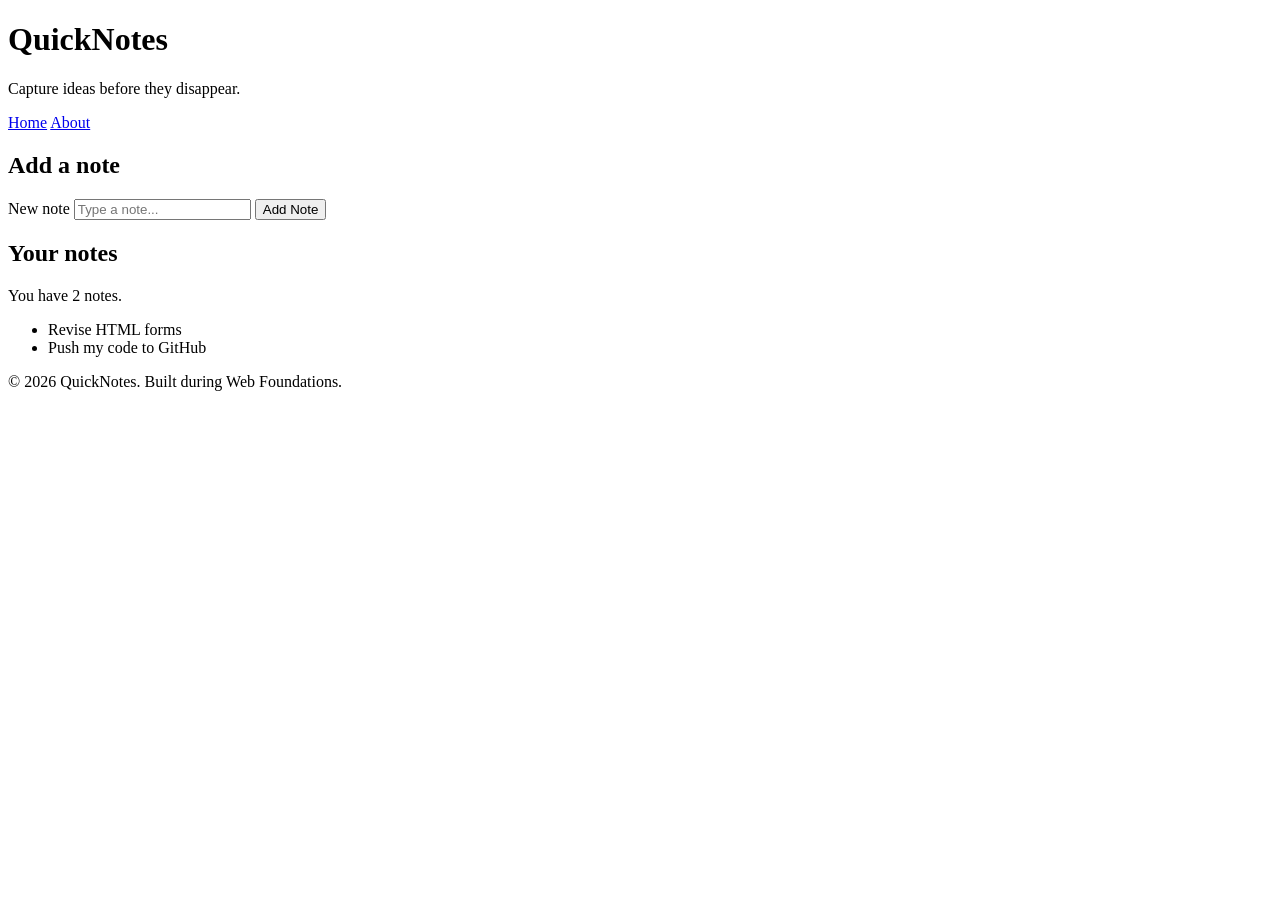
<file: day1/index.html>
<!DOCTYPE html>
<html lang="en">
  <head>
    <meta charset="UTF-8" />
    <meta name="viewport" content="width=device-width, initial-scale=1.0" />
    <title>QuickNotes - Home</title>
  </head>
  <body>
    <header>
      <h1>QuickNotes</h1>
      <p>Capture ideas before they disappear.</p>
      <nav>
        <a href="index.html">Home</a>
        <a href="about.html">About</a>
      </nav>
    </header>

    <main>
      <section>
        <h2>Add a note</h2>
        <form id="note-form">
          <label for="note-input">New note</label>
          <input type="text" id="note-input" placeholder="Type a note..." required />
          <button type="submit">Add Note</button>
        </form>
      </section>

      <section>
        <h2>Your notes</h2>
        <p id="note-count">You have 2 notes.</p>
        <ul id="notes-list">
          <li>Revise HTML forms</li>
          <li>Push my code to GitHub</li>
        </ul>
      </section>
    </main>

    <footer>
      <p>&copy; 2026 QuickNotes. Built during Web Foundations.</p>
    </footer>
  </body>
</html>
</file>
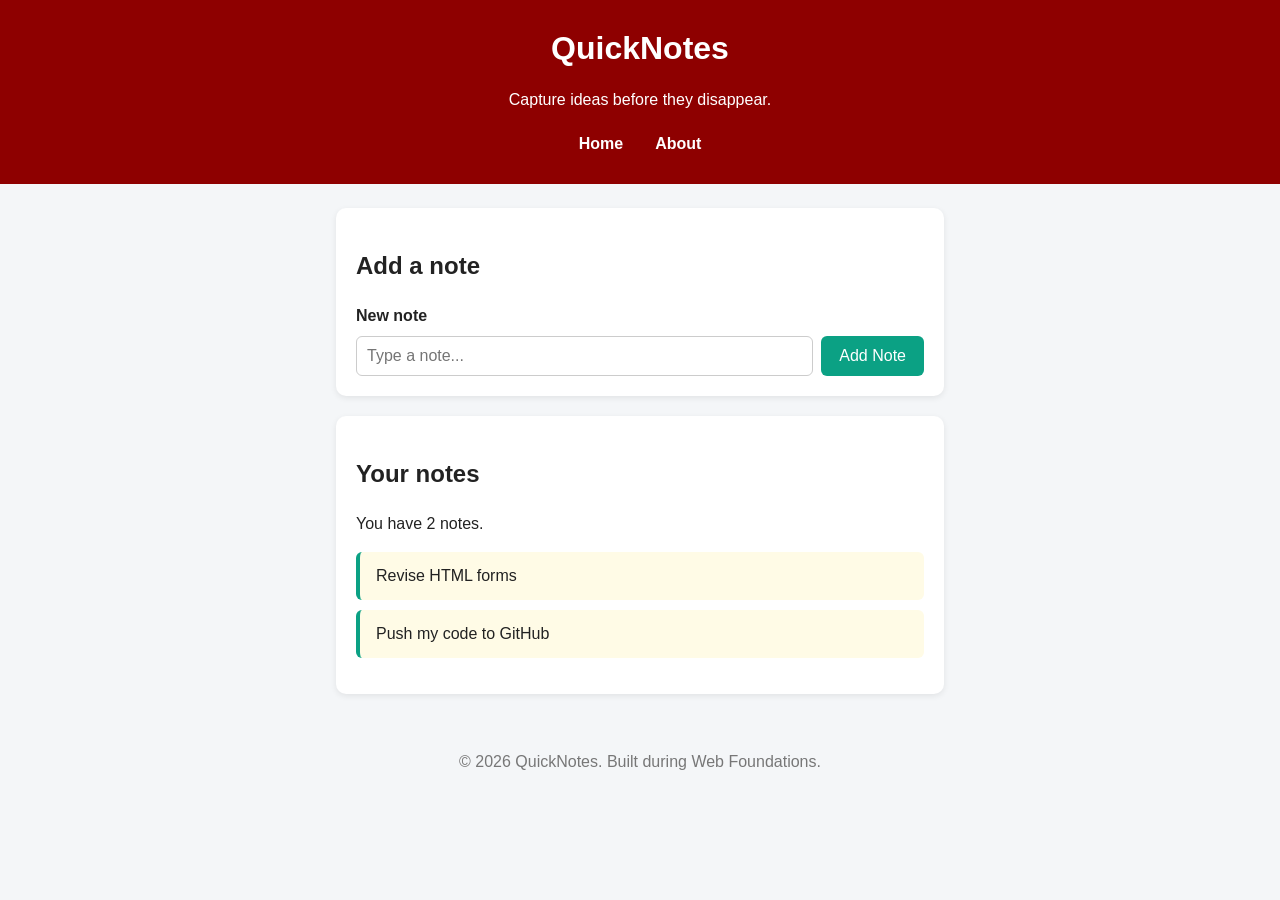
<file: day2/index.html>
<!DOCTYPE html>
<html lang="en">
  <head>
    <meta charset="UTF-8" />
    <meta name="viewport" content="width=device-width, initial-scale=1.0" />
    <title>QuickNotes - Home</title>
    <link rel="stylesheet" href="style.css" />
  </head>
  <body>
    <header>
      <h1>QuickNotes</h1>
      <p>Capture ideas before they disappear.</p>
      <nav>
        <a href="index.html">Home</a>
        <a href="about.html">About</a>
      </nav>
    </header>

    <main>
      <section>
        <h2>Add a note</h2>
        <form id="note-form">
          <label for="note-input">New note</label>
          <input type="text" id="note-input" placeholder="Type a note..." required />
          <button type="submit">Add Note</button>
        </form>
      </section>

      <section>
        <h2>Your notes</h2>
        <p id="note-count">You have 2 notes.</p>
        <ul id="notes-list">
          <li class="note">Revise HTML forms</li>
          <li class="note">Push my code to GitHub</li>
        </ul>
      </section>
    </main>

    <footer>
      <p>&copy; 2026 QuickNotes. Built during Web Foundations.</p>
    </footer>
  </body>
</html>
</file>
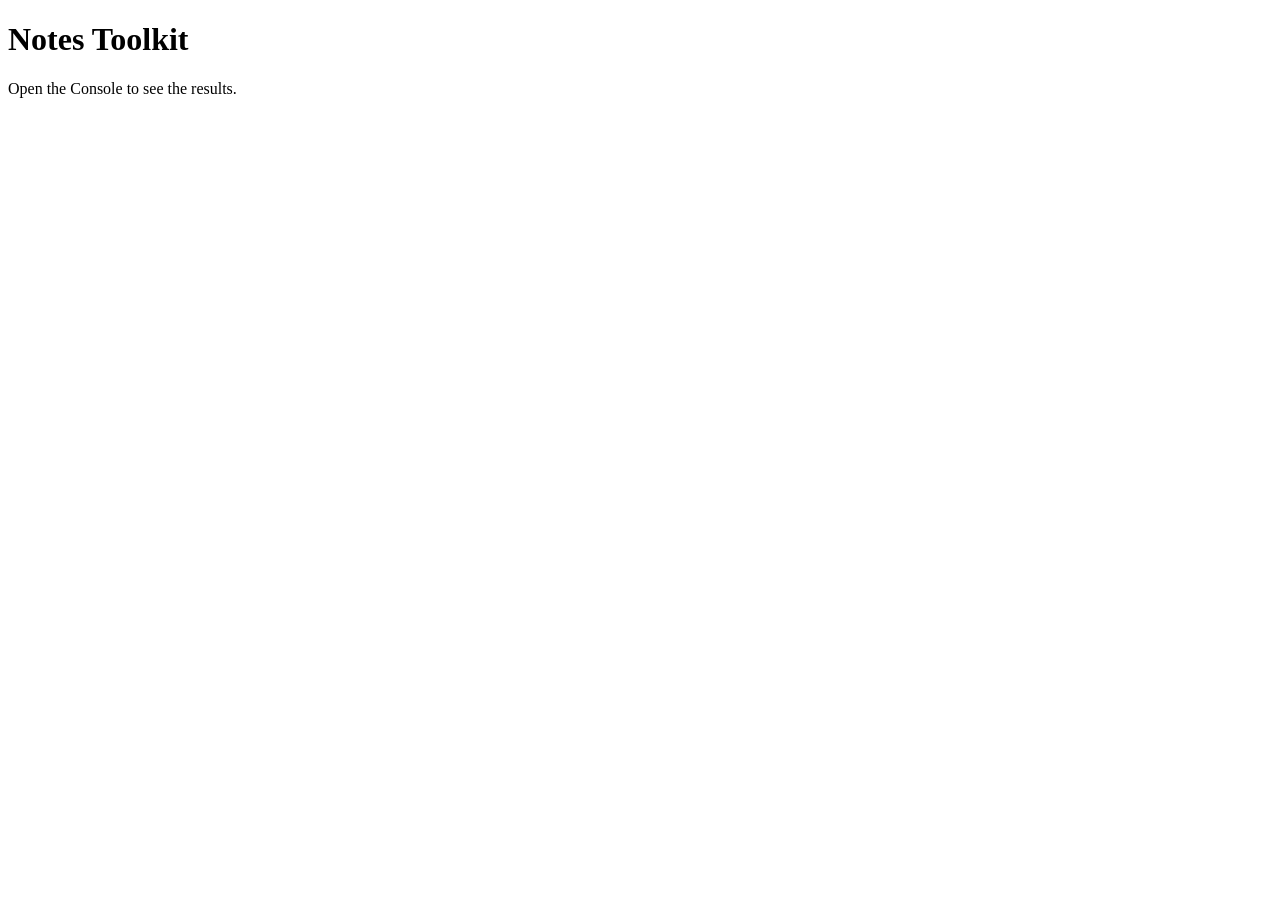
<file: day3/index.html>
<!DOCTYPE html>
<html lang="en">
<head>
  <meta charset="UTF-8">
  <meta name="viewport" content="width=device-width, initial-scale=1.0">
  <title>Notes Toolkit</title>
  <script src="script.js" defer></script>
</head>
<body>
  <h1>Notes Toolkit</h1>
  <p>Open the Console to see the results.</p>
</body>
</html>
</file>
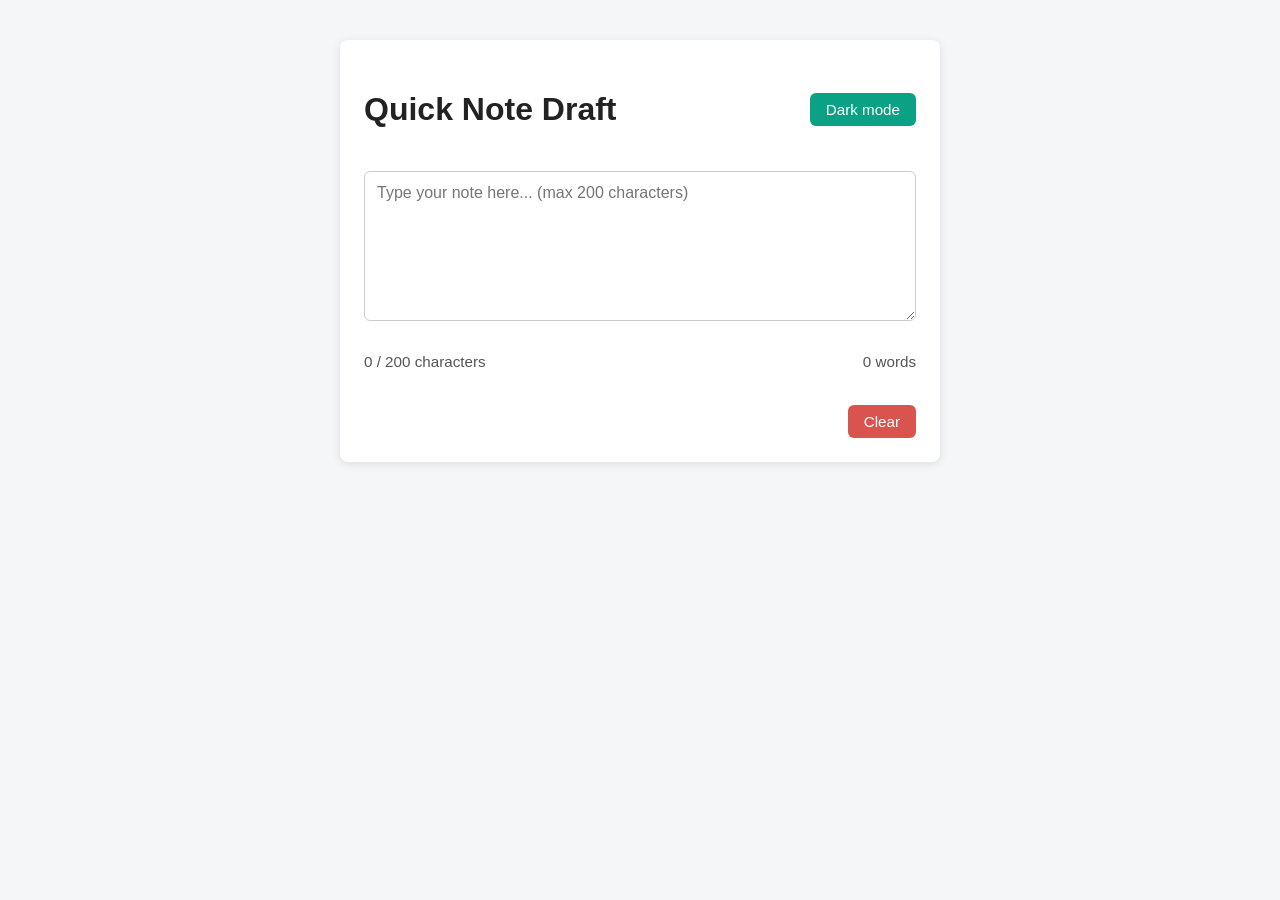
<file: day4/index.html>
<!DOCTYPE html>
<html lang="en">
<head>
  <meta charset="UTF-8">
  <meta name="viewport" content="width=device-width, initial-scale=1.0">
  <title>Day 4 - Character & Word Counter</title>
  <link rel="stylesheet" href="style.css">
  <script src="script.js" defer></script>
</head>
<body>
  <main class="container">
    <div class="header-actions">
      <h1>Quick Note Draft</h1>
      <button id="theme-toggle">Dark mode</button>
    </div>

    <label for="note-text" class="sr-only">Note Text</label>
    <textarea id="note-text" placeholder="Type your note here... (max 200 characters)"></textarea>

    <div class="counter-group">
      <p id="char-count">0 / 200 characters</p>
      <p id="word-count">0 words</p>
    </div>

    <div class="actions">
      <button id="clear-btn">Clear</button>
    </div>
  </main>
</body>
</html>
</file>
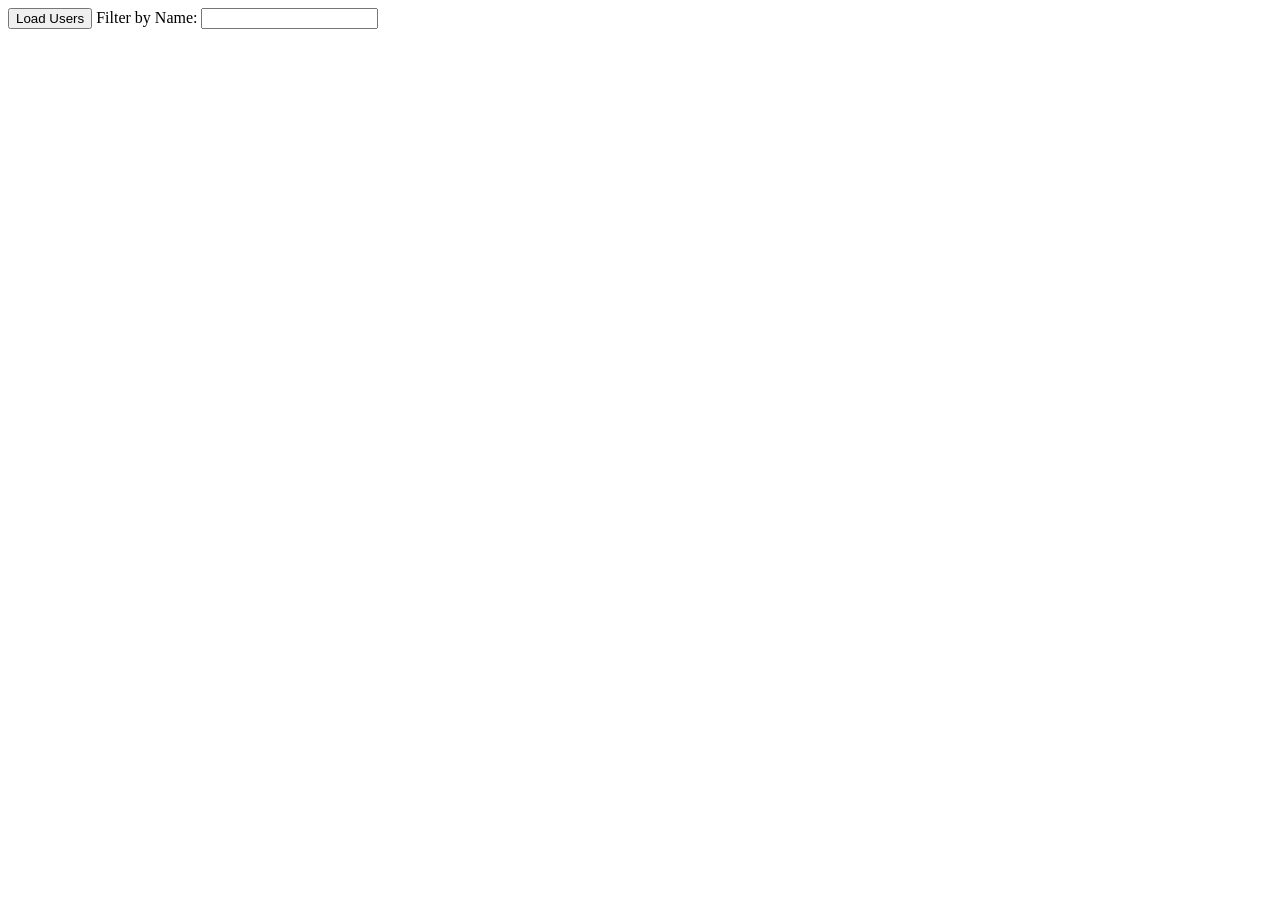
<file: day5/index.html>
<!DOCTYPE html>
<html lang="en">
<head>
    <meta charset="UTF-8">
    <meta name="viewport" content="width=device-width, initial-scale=1.0">
    <title>User Directory</title>
    <script src="users.js" defer></script>
</head>
<body>
    <button id="load-users">Load Users</button>
    <label for="filter-input">Filter by Name:</label>
    <input type="text" id="filter-input">
    <p id="status"></p>
    <ul id="users-list"></ul>
</body>
</html>
</file>
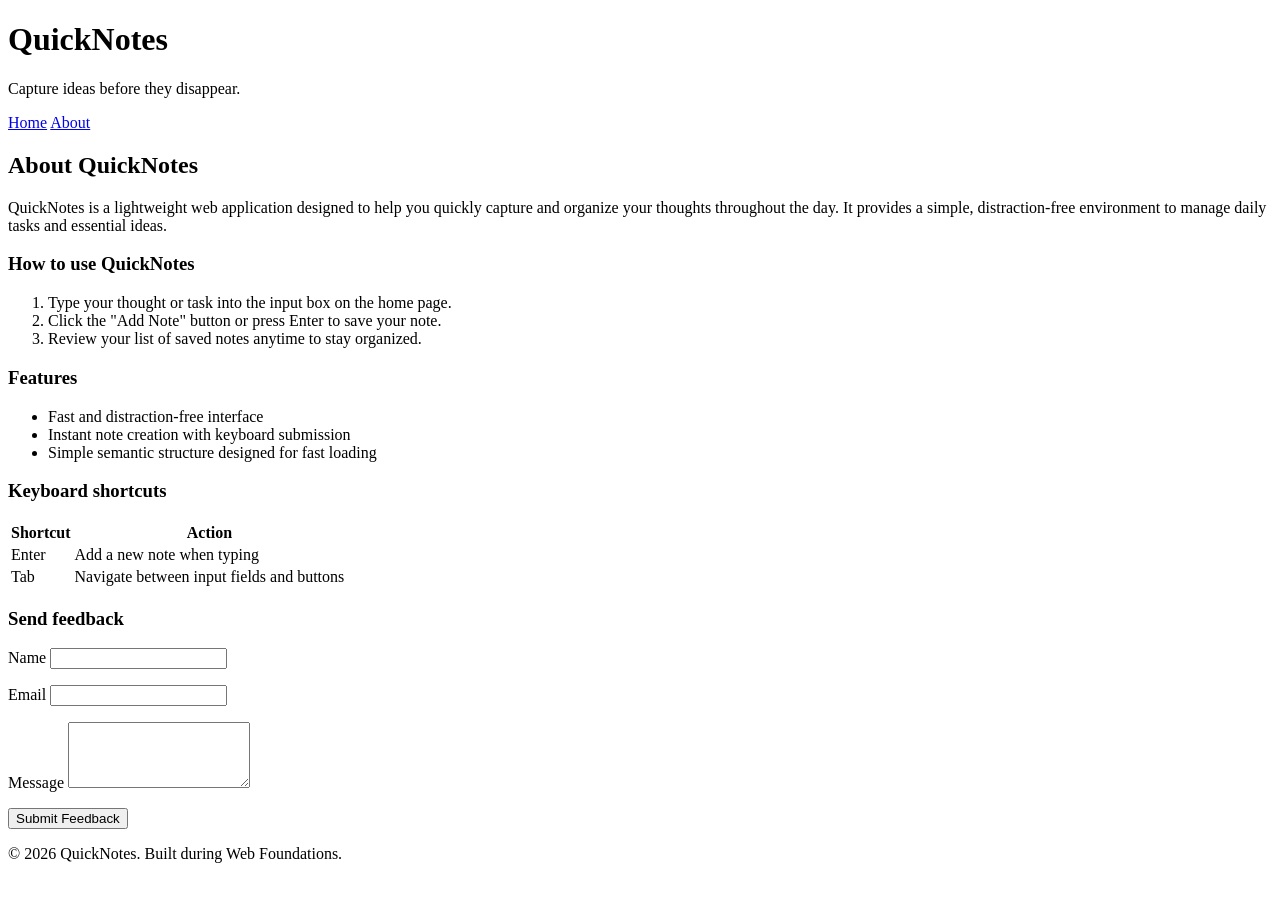
<file: day1/about.html>
<!DOCTYPE html>
<html lang="en">
  <head>
    <meta charset="UTF-8" />
    <meta name="viewport" content="width=device-width, initial-scale=1.0" />
    <title>QuickNotes - About</title>
  </head>
  <body>
    <header>
      <h1>QuickNotes</h1>
      <p>Capture ideas before they disappear.</p>
      <nav>
        <a href="index.html">Home</a>
        <a href="about.html">About</a>
      </nav>
    </header>

    <main>
      <h2>About QuickNotes</h2>
      <p>
        QuickNotes is a lightweight web application designed to help you quickly capture and organize your thoughts throughout the day. It provides a simple, distraction-free environment to manage daily tasks and essential ideas.
      </p>

      <section>
        <h3>How to use QuickNotes</h3>
        <ol>
          <li>Type your thought or task into the input box on the home page.</li>
          <li>Click the "Add Note" button or press Enter to save your note.</li>
          <li>Review your list of saved notes anytime to stay organized.</li>
        </ol>
      </section>

      <section>
        <h3>Features</h3>
        <ul>
          <li>Fast and distraction-free interface</li>
          <li>Instant note creation with keyboard submission</li>
          <li>Simple semantic structure designed for fast loading</li>
        </ul>
      </section>

      <section>
        <h3>Keyboard shortcuts</h3>
        <table>
          <thead>
            <tr>
              <th>Shortcut</th>
              <th>Action</th>
            </tr>
          </thead>
          <tbody>
            <tr>
              <td>Enter</td>
              <td>Add a new note when typing</td>
            </tr>
            <tr>
              <td>Tab</td>
              <td>Navigate between input fields and buttons</td>
            </tr>
          </tbody>
        </table>
      </section>

      <section>
        <h3>Send feedback</h3>
        <form id="feedback-form">
          <p>
            <label for="feedback-name">Name</label>
            <input type="text" id="feedback-name" name="name" required />
          </p>
          <p>
            <label for="feedback-email">Email</label>
            <input type="email" id="feedback-email" name="email" required />
          </p>
          <p>
            <label for="feedback-message">Message</label>
            <textarea id="feedback-message" name="message" rows="4" required></textarea>
          </p>
          <button type="submit">Submit Feedback</button>
        </form>
      </section>
    </main>

    <footer>
      <p>&copy; 2026 QuickNotes. Built during Web Foundations.</p>
    </footer>
  </body>
</html>
</file>
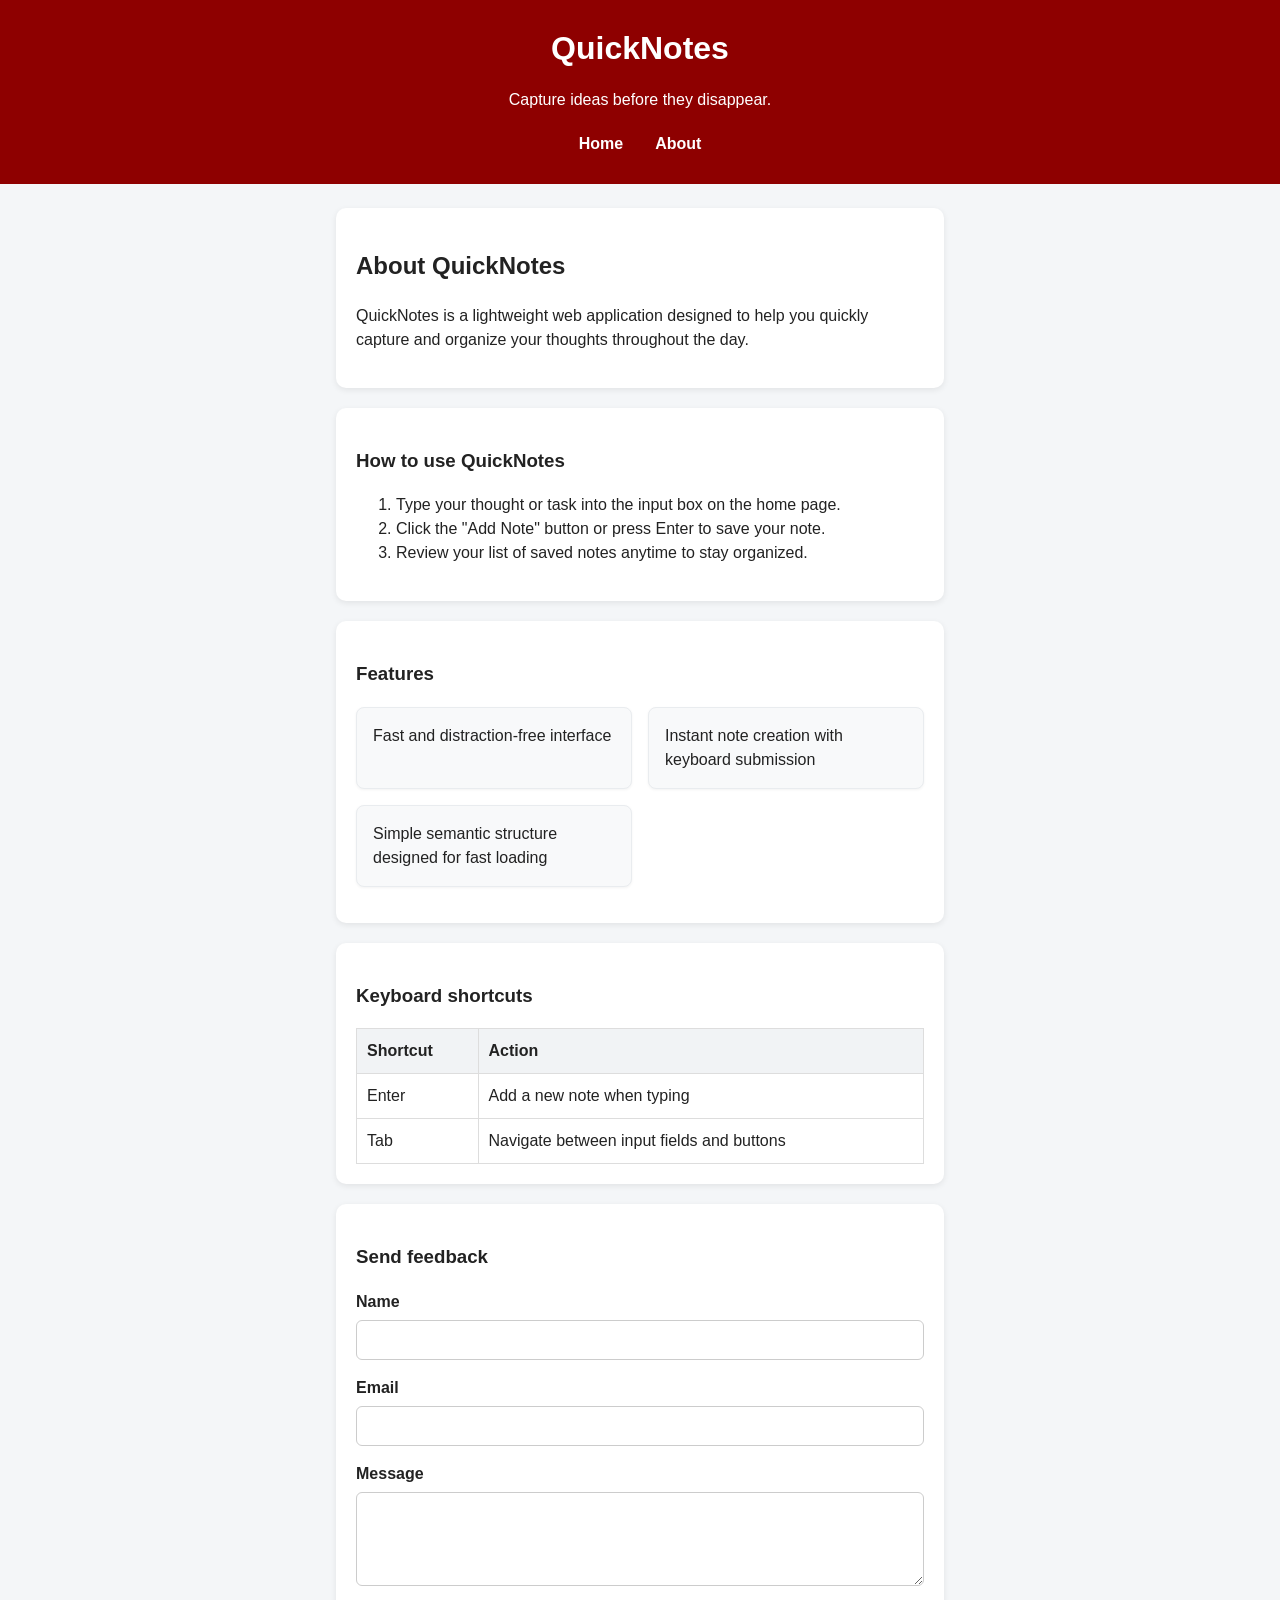
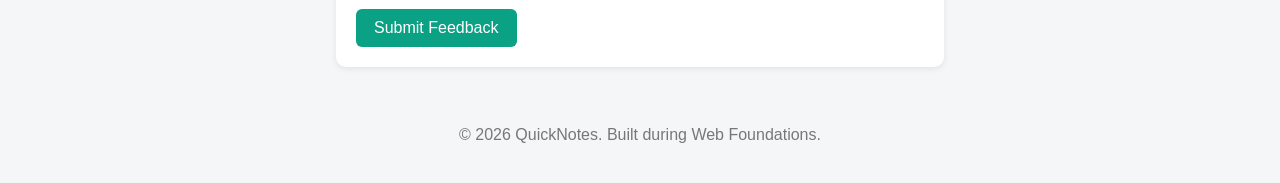
<file: day2/about.html>
<!DOCTYPE html>
<html lang="en">
  <head>
    <meta charset="UTF-8" />
    <meta name="viewport" content="width=device-width, initial-scale=1.0" />
    <title>QuickNotes - About</title>
    <link rel="stylesheet" href="style.css" />
  </head>
  <body>
    <header>
      <h1>QuickNotes</h1>
      <p>Capture ideas before they disappear.</p>
      <nav>
        <a href="index.html">Home</a>
        <a href="about.html">About</a>
      </nav>
    </header>

    <main>
      <section>
        <h2>About QuickNotes</h2>
        <p>
          QuickNotes is a lightweight web application designed to help you quickly capture and organize your thoughts throughout the day.
        </p>
      </section>

      <section>
        <h3>How to use QuickNotes</h3>
        <ol>
          <li>Type your thought or task into the input box on the home page.</li>
          <li>Click the "Add Note" button or press Enter to save your note.</li>
          <li>Review your list of saved notes anytime to stay organized.</li>
        </ol>
      </section>

      <section>
        <h3>Features</h3>
        <ul class="features">
          <li>Fast and distraction-free interface</li>
          <li>Instant note creation with keyboard submission</li>
          <li>Simple semantic structure designed for fast loading</li>
        </ul>
      </section>

      <section>
        <h3>Keyboard shortcuts</h3>
        <table>
          <thead>
            <tr>
              <th>Shortcut</th>
              <th>Action</th>
            </tr>
          </thead>
          <tbody>
            <tr>
              <td>Enter</td>
              <td>Add a new note when typing</td>
            </tr>
            <tr>
              <td>Tab</td>
              <td>Navigate between input fields and buttons</td>
            </tr>
          </tbody>
        </table>
      </section>

      <section>
        <h3>Send feedback</h3>
        <form id="feedback-form">
          <div class="form-group">
            <label for="feedback-name">Name</label>
            <input type="text" id="feedback-name" name="name" required />
          </div>
          <div class="form-group">
            <label for="feedback-email">Email</label>
            <input type="email" id="feedback-email" name="email" required />
          </div>
          <div class="form-group">
            <label for="feedback-message">Message</label>
            <textarea id="feedback-message" name="message" rows="4" required></textarea>
          </div>
          <button type="submit">Submit Feedback</button>
        </form>
      </section>
    </main>

    <footer>
      <p>&copy; 2026 QuickNotes. Built during Web Foundations.</p>
    </footer>
  </body>
</html>
</file>
<file: day2/style.css>
/* 1. Global Box-Sizing Reset & Base Styles */
*,
*::before,
*::after {
  box-sizing: border-box;
}

body {
  margin: 0;
  font-family: "Segoe UI", Arial, sans-serif;
  background-color: #f4f6f8;
  color: #222;
  line-height: 1.5;
}

/* 2. Header & Centered Flexbox Navigation */
header {
  background-color: #8e0000;
  color: white;
  text-align: center;
  padding: 24px 16px;
}

header h1 {
  margin: 0 0 8px 0;
}

header nav {
  display: flex;
  justify-content: center;
  gap: 16px;
  margin-top: 12px;
}

header nav a {
  color: white;
  text-decoration: none;
  font-weight: bold;
  padding: 4px 8px;
  border-radius: 4px;
  transition: background-color 0.2s ease, opacity 0.2s ease;
}

header nav a:hover {
  background-color: rgba(255, 255, 255, 0.2);
  text-decoration: underline;
}

/* 3. Centered Main Container & Section Cards */
main {
  max-width: 640px;
  margin: 24px auto;
  padding: 0 16px;
}

section {
  background: white;
  padding: 20px;
  border-radius: 10px;
  margin-bottom: 20px;
  box-shadow: 0 2px 6px rgba(0, 0, 0, 0.08);
}

/* 4. Form Layouts & Interactive Buttons */
#note-form {
  display: flex;
  gap: 8px;
  flex-wrap: wrap;
}

#note-form label {
  width: 100%;
  font-weight: bold;
}

#note-input {
  flex: 1;
  padding: 10px;
  border: 1px solid #ccc;
  border-radius: 6px;
  font-size: 1rem;
}

#feedback-form .form-group {
  margin-bottom: 16px;
}

#feedback-form label {
  display: block;
  font-weight: bold;
  margin-bottom: 6px;
}

#feedback-form input,
#feedback-form textarea {
  width: 100%;
  padding: 10px;
  border: 1px solid #ccc;
  border-radius: 6px;
  font-size: 1rem;
}

button {
  background-color: #0ba184;
  color: white;
  border: none;
  padding: 10px 18px;
  border-radius: 6px;
  font-size: 1rem;
  cursor: pointer;
  transition: background-color 0.2s ease, transform 0.1s ease;
}

button:hover {
  background-color: #088a70;
  transform: translateY(-1px);
}

/* 5. Notes List & CSS Grid Features Cards */
#notes-list {
  list-style: none;
  padding: 0;
}

.note {
  background-color: #fffbe6;
  border-left: 4px solid #0ba184;
  padding: 12px 16px;
  margin-bottom: 10px;
  border-radius: 6px;
}

ul.features {
  list-style: none;
  padding: 0;
  display: grid;
  grid-template-columns: repeat(auto-fit, minmax(180px, 1fr));
  gap: 16px;
}

ul.features li {
  background-color: #f8f9fa;
  border: 1px solid #e9ecef;
  padding: 16px;
  border-radius: 8px;
  box-shadow: 0 1px 3px rgba(0, 0, 0, 0.05);
}

/* 6. Table Styling */
table {
  width: 100%;
  border-collapse: collapse;
  margin-top: 12px;
}

th,
td {
  border: 1px solid #ddd;
  padding: 10px;
  text-align: left;
}

th {
  background-color: #f1f3f5;
}

/* 7. Footer */
footer {
  text-align: center;
  color: #777;
  padding: 16px;
}

/* 8. Responsive Media Queries */
@media (max-width: 600px) {
  header {
    padding: 16px 12px;
  }

  header h1 {
    font-size: 1.5rem;
  }

  #note-form {
    flex-direction: column;
  }
}
</file>
<file: day4/style.css>
/* CSS Variables for Light / Dark Themes */
:root {
  --bg-color: #f4f6f8;
  --card-bg: #ffffff;
  --text-color: #222222;
  --border-color: #cccccc;
  --button-bg: #0ba184;
  --button-text: #ffffff;
  --counter-color: #555555;
}

body.dark {
  --bg-color: #1e1e1e;
  --card-bg: #2d2d2d;
  --text-color: #f4f6f8;
  --border-color: #444444;
  --button-bg: #14b8a6;
  --button-text: #ffffff;
  --counter-color: #aaaaaa;
}

*,
*::before,
*::after {
  box-sizing: border-box;
}

body {
  margin: 0;
  font-family: "Segoe UI", Arial, sans-serif;
  background-color: var(--bg-color);
  color: var(--text-color);
  line-height: 1.5;
  transition: background-color 0.2s ease, color 0.2s ease;
}

.container {
  max-width: 600px;
  margin: 40px auto;
  padding: 24px;
  background-color: var(--card-bg);
  border-radius: 8px;
  box-shadow: 0 2px 8px rgba(0, 0, 0, 0.1);
}

.header-actions {
  display: flex;
  justify-content: space-between;
  align-items: center;
  margin-bottom: 16px;
}

.sr-only {
  position: absolute;
  width: 1px;
  height: 1px;
  padding: 0;
  margin: -1px;
  overflow: hidden;
  clip: rect(0, 0, 0, 0);
  white-space: nowrap;
  border: 0;
}

textarea {
  width: 100%;
  height: 150px;
  padding: 12px;
  font-size: 1rem;
  font-family: inherit;
  background-color: var(--card-bg);
  color: var(--text-color);
  border: 1px solid var(--border-color);
  border-radius: 6px;
  resize: vertical;
}

textarea:focus {
  outline: 2px solid var(--button-bg);
}

.counter-group {
  display: flex;
  justify-content: space-between;
  margin-top: 8px;
  font-size: 0.95rem;
  color: var(--counter-color);
}

/* Counter Alert Classes */
.warning {
  color: orange;
}

.over {
  color: red;
  font-weight: bold;
}

.actions {
  margin-top: 16px;
  display: flex;
  justify-content: flex-end;
}

button {
  background-color: var(--button-bg);
  color: var(--button-text);
  border: none;
  padding: 8px 16px;
  font-size: 0.95rem;
  border-radius: 6px;
  cursor: pointer;
  transition: opacity 0.2s ease;
}

button:hover {
  opacity: 0.9;
}

#clear-btn {
  background-color: #d9534f;
}
</file>
